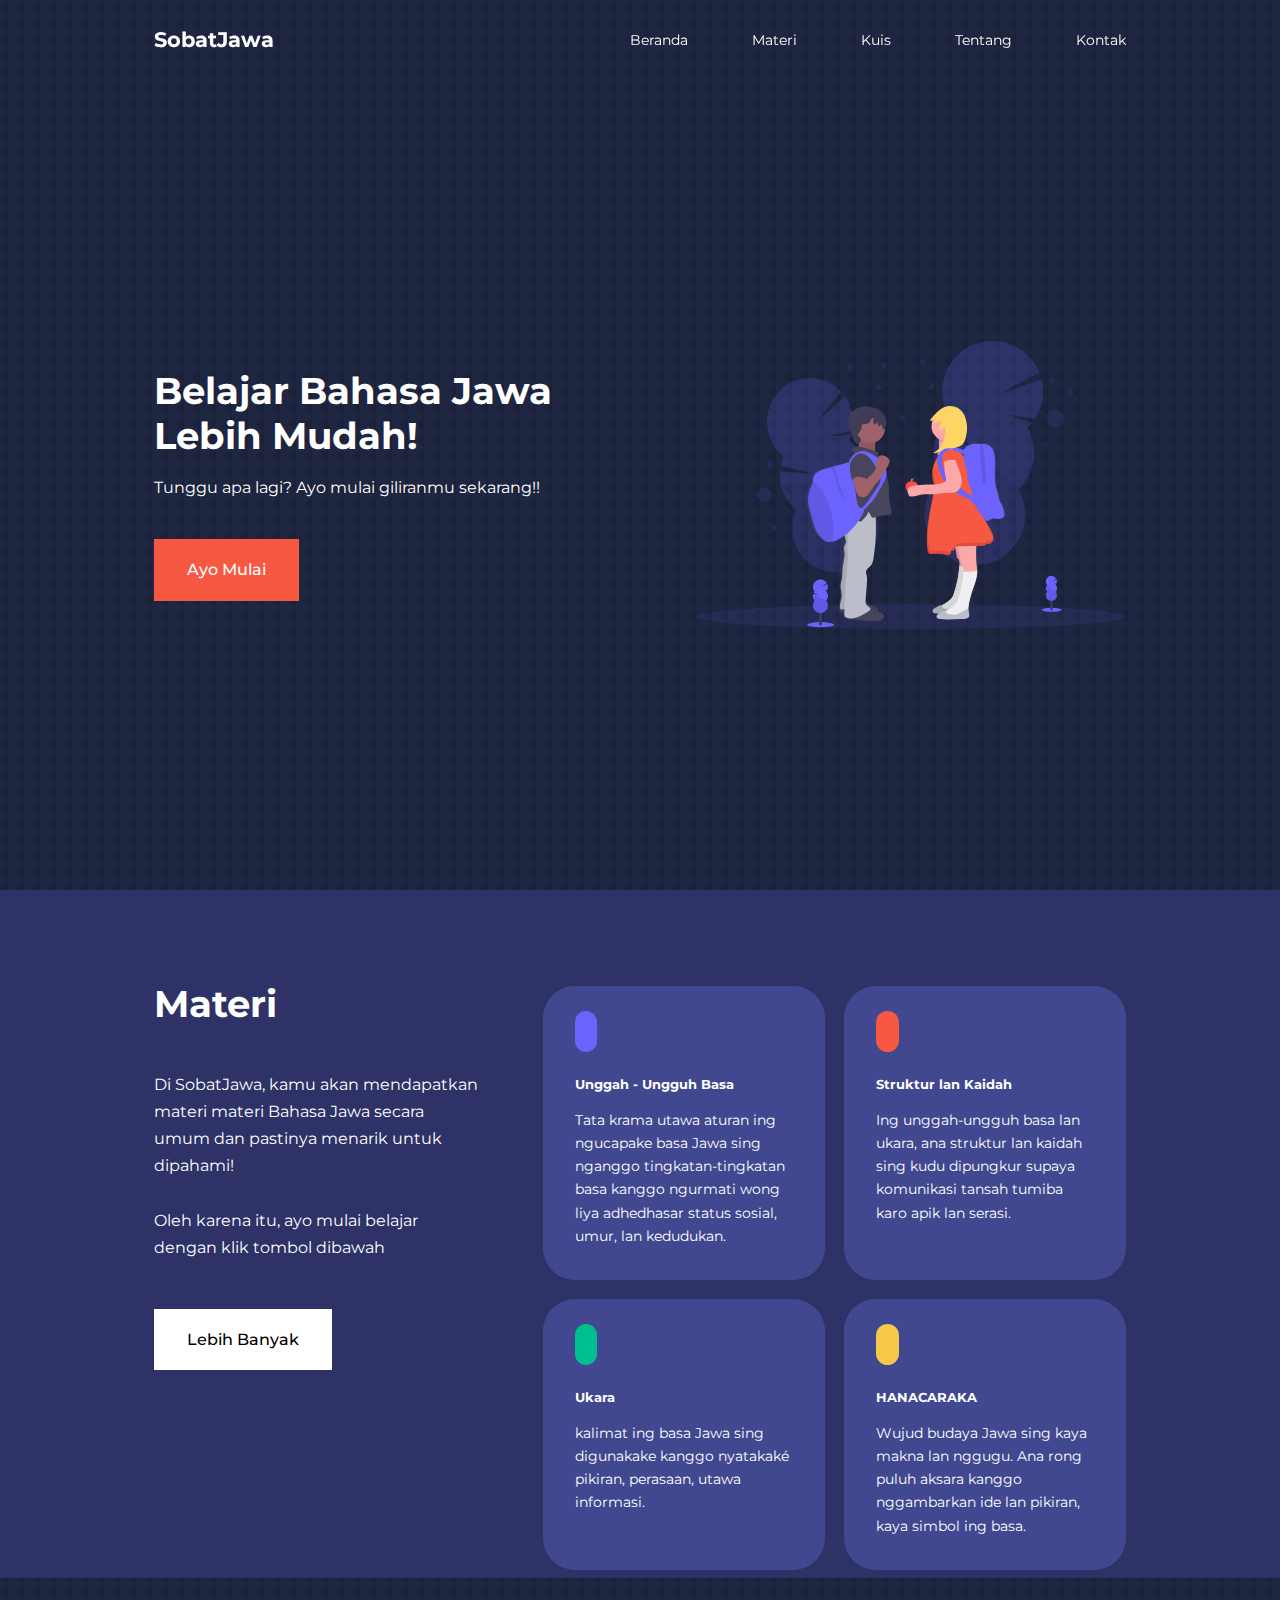
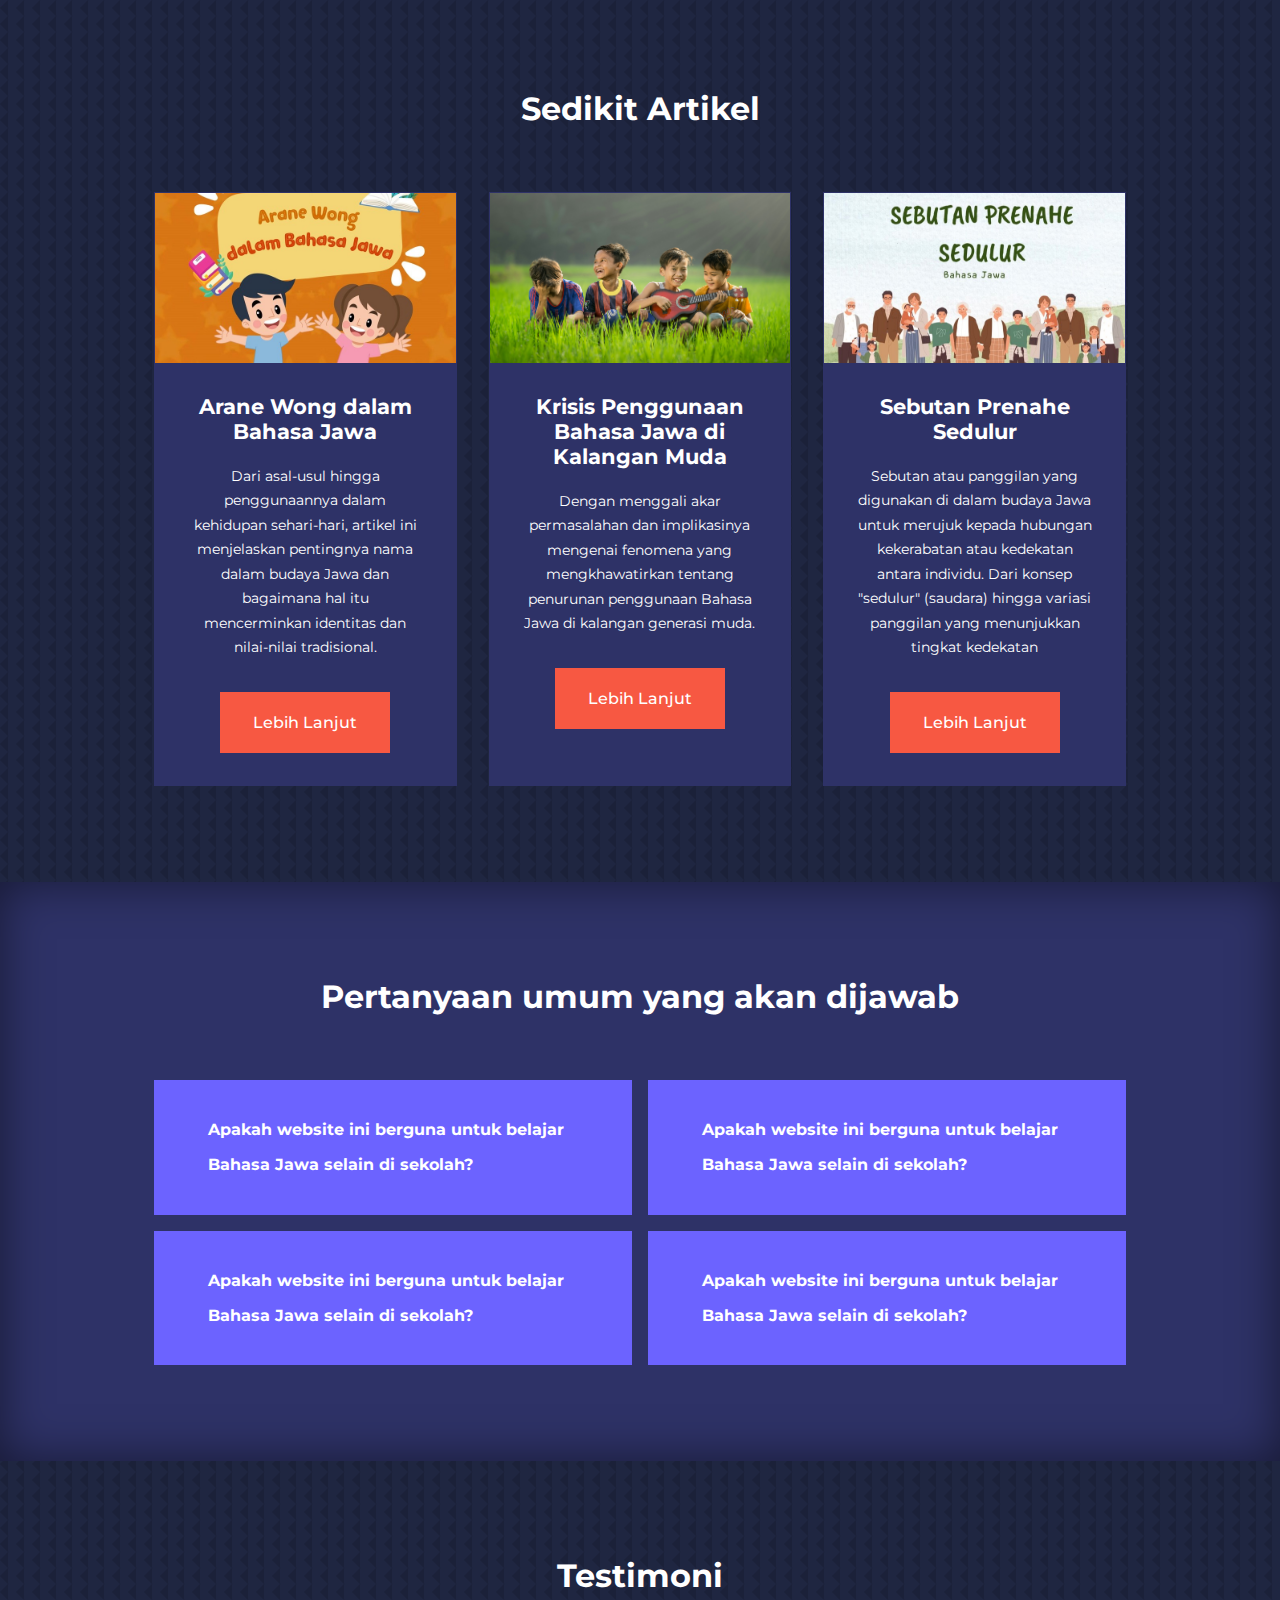
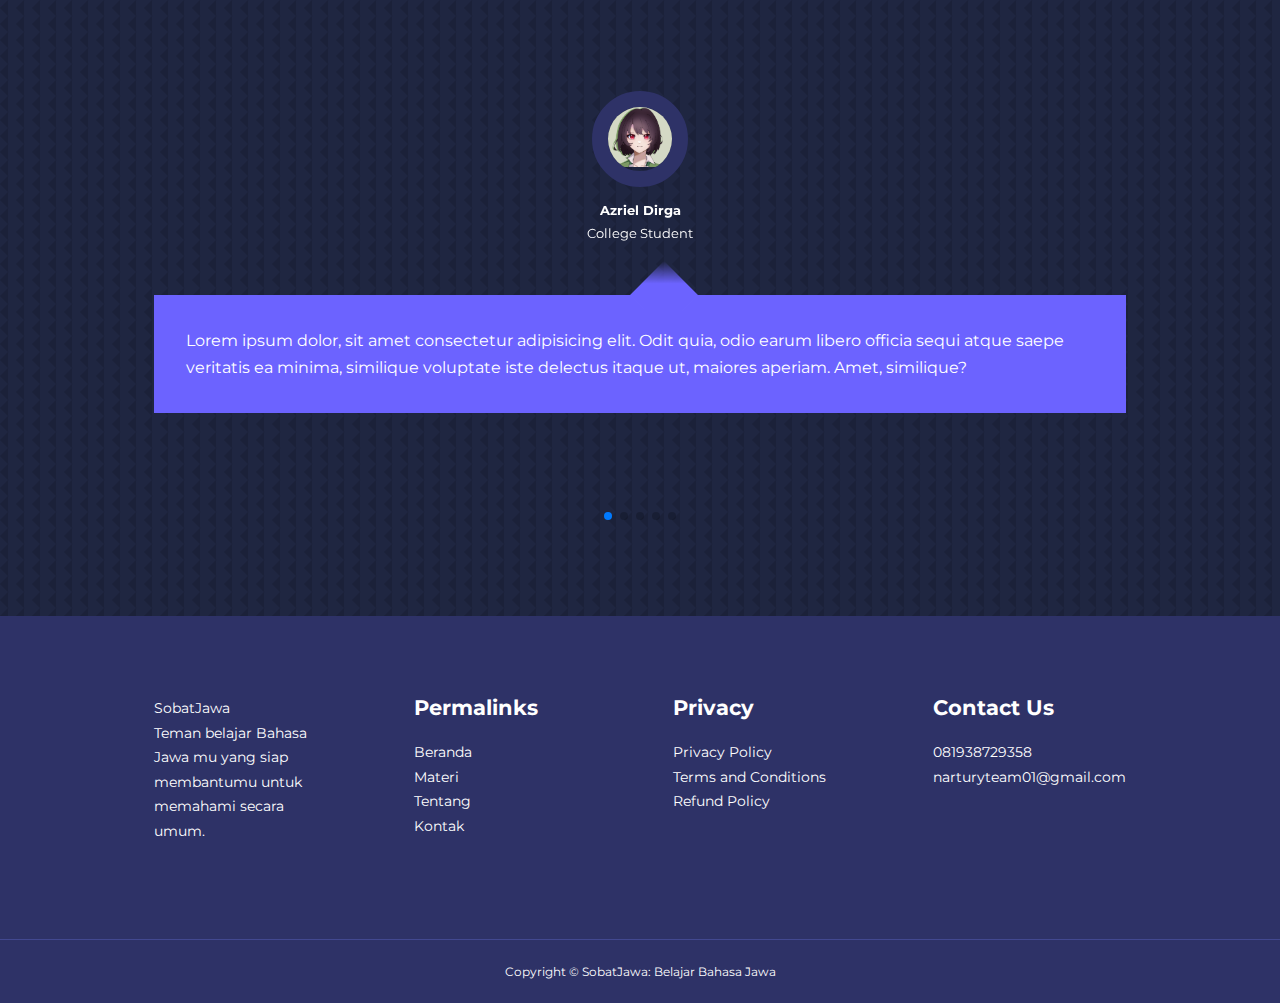
<file: index.html>
<!DOCTYPE html>
<html lang="en">
<head>
    <meta charset="UTF-8">
    <meta name="viewport" content="width=device-width, initial-scale=1.0">
    <title>SobatJawa : Belajar Bahasa Jawa</title>

    <link rel="stylesheet" href="./css/style.css">
    <!-- iconscout -->
    <link rel="stylesheet" href="https://unicons.iconscout.com/release/v4.0.8/css/line.css">
    <!-- font montserrat -->
    <link rel="preconnect" href="https://fonts.googleapis.com">
    <link rel="preconnect" href="https://fonts.gstatic.com" crossorigin>
    <link href="https://fonts.googleapis.com/css2?family=Montserrat:ital,wght@0,100..900;1,100..900&display=swap" rel="stylesheet">

    <!-- swiper js -->
    <link rel="stylesheet" href="https://cdn.jsdelivr.net/npm/swiper@11/swiper-bundle.min.css"/>

    <style>
        body {
            background-image: url("./images/bg-texture.png");
        }
    </style>


</head>
<body>

    <nav>
        <div class="container nav_container">
            <a href="index.html"><h4>SobatJawa</h4></a>
            <ul class="nav_menu" id="nav_menu">
                <li><a href="index.html">Beranda</a></li>
                <li><a href="course.html">Materi</a></li>
                <li><a href="quiz.html">Kuis</a></li> <!-- New quiz link -->
                <li><a href="about.html">Tentang</a></li>
                <li><a href="contact.html">Kontak</a></li>
            </ul>
            <button id="open-menu-btn"><i class="uil uil-bars"></i></button>
            <button id="close-menu-btn"><i class="uil uil-multiply"></i></button>
        </div>
    </nav>
    

    <!-- NAVBAR END -->

    <header>
        <div class="container header_container">
            <div class="header_left">
                <h1>Belajar Bahasa Jawa Lebih Mudah!</h1>
                <p>
                    Tunggu apa lagi? Ayo mulai giliranmu sekarang!!
                </p>
                <a href="course.html" class="btn btn-primary">Ayo Mulai</a>
            </div>

            <div class="header_right">
                <div class="header_right_image">
                    <img src="./images/header.svg" alt="">
                </div>
            </div>
        </div>
    </header>

    <section class="categories">
        <div class="container categories_container">
            <div class="categories_left">
                <h1>Materi</h1>
                <p>
                    Di SobatJawa, kamu akan mendapatkan materi materi Bahasa Jawa secara umum dan pastinya menarik untuk dipahami! <br>
                    <br>
                    Oleh karena itu, ayo mulai belajar dengan klik tombol dibawah
                </p>
                <a href="course.html" class="btn">Lebih Banyak</a>
            </div>

            <div class="categories_right">
                <article class="category">
                    <span class="category_icon"><i class="uil uil-chat"></i></span>
                    <h5>Unggah - Ungguh Basa</h5>
                    <p>Tata krama utawa aturan ing ngucapake basa Jawa sing nganggo tingkatan-tingkatan basa kanggo ngurmati wong liya adhedhasar status sosial, umur, lan kedudukan.</p>
                </article>
                
                <article class="category">
                    <span class="category_icon"><i class="uil uil-sign-alt"></i></span>
                    <h5>Struktur lan Kaidah</h5>
                    <p>Ing unggah-ungguh basa lan ukara, ana struktur lan kaidah sing kudu dipungkur supaya komunikasi tansah tumiba karo apik lan serasi.</p>
                </article>

                <article class="category">
                    <span class="category_icon"><i class="uil uil-letter-english-a"></i></i></span>
                    <h5>Ukara</h5>
                    <p>kalimat ing basa Jawa sing digunakake kanggo nyatakaké pikiran, perasaan, utawa informasi.</p>
                </article>

                <article class="category">
                    <span class="category_icon"><i class="uil uil-archive"></i></span>
                    <h5>HANACARAKA</h5>
                    <p>Wujud budaya Jawa sing kaya makna lan nggugu. Ana rong puluh aksara kanggo nggambarkan ide lan pikiran, kaya simbol ing basa.</p>
                </article>
            </div>
        </div>
    </section>

    
    <section class="article">
        <h2>Sedikit Artikel</h2>
        <div class="container article_container">
            <article class="article_pack">
                <div class="article_image">
                    <img src="./images/article1.jpg" alt="">
                </div>
                <div class="article_info">
                    <h4>Arane Wong dalam Bahasa Jawa</h4>
                    <p>
                        Dari asal-usul hingga penggunaannya dalam kehidupan sehari-hari, artikel ini menjelaskan pentingnya nama dalam budaya Jawa dan bagaimana hal itu mencerminkan identitas dan nilai-nilai tradisional.
                    </p>
                    <a href="https://www.kompas.com/skola/read/2024/05/18/090000869/arane-wong-dalam-bahasa-jawa" class="btn btn-primary">Lebih Lanjut</a>
                </div>
            </article>

            <article class="article_pack">
                <div class="article_image">
                    <img src="./images/article2.jpg" alt="">
                </div>
                <div class="article_info">
                    <h4>Krisis Penggunaan Bahasa Jawa di Kalangan Muda</h4>
                    <p>
                        Dengan menggali akar permasalahan dan implikasinya mengenai fenomena yang mengkhawatirkan tentang penurunan penggunaan Bahasa Jawa di kalangan generasi muda.
                    </p>
                    <a href="https://radarsolo.jawapos.com/pendidikan/841700876/krisis-penggunaan-bahasa-jawa-pada-generasi-muda-mulai-terkikis-dari-keluarga" class="btn btn-primary">Lebih Lanjut</a>
                </div>
            </article>

            <article class="article_pack">
                <div class="article_image">
                    <img src="./images/article3.jpg" alt="">
                </div>
                <div class="article_info">
                    <h4>Sebutan Prenahe Sedulur</h4>
                    <p>
                        Sebutan atau panggilan yang digunakan di dalam budaya Jawa untuk merujuk kepada hubungan kekerabatan atau kedekatan antara individu. Dari konsep "sedulur" (saudara) hingga variasi panggilan yang menunjukkan tingkat kedekatan
                    </p>
                    <a href="https://www.kompas.com/skola/read/2024/05/18/080000769/sebutan-prenahe-sedulur-dalam-bahasa-jawa" class="btn btn-primary">Lebih Lanjut</a>
                </div>
            </article>
        </div>
    </section>

    <section class="faqs">
        <h2>Pertanyaan umum yang akan dijawab</h2>
        <div class="container faqs_container">
            <article class="faq">
                <div class="faq_icon"><i class="uil uil-plus"></i></div>
                <div class="question_answer">
                    <h4>Apakah website ini berguna untuk belajar Bahasa Jawa selain di sekolah?</h4>
                    <p>
                        Lorem ipsum dolor sit, amet consectetur adipisicing elit. Voluptatum modi cumque hic doloremque eligendi nulla, natus vel, ad sunt culpa quas magnam, repellendus necessitatibus adipisci! Ducimus laudantium dolores tempore minima.
                    </p>
                </div>
            </article>

            <article class="faq">
                <div class="faq_icon"><i class="uil uil-plus"></i></div>
                <div class="question_answer">
                    <h4>Apakah website ini berguna untuk belajar Bahasa Jawa selain di sekolah?</h4>
                    <p>
                        Lorem ipsum dolor sit, amet consectetur adipisicing elit. Voluptatum modi cumque hic doloremque eligendi nulla, natus vel, ad sunt culpa quas magnam, repellendus necessitatibus adipisci! Ducimus laudantium dolores tempore minima.
                    </p>
                </div>
            </article>

            <article class="faq">
                <div class="faq_icon"><i class="uil uil-plus"></i></div>
                <div class="question_answer">
                    <h4>Apakah website ini berguna untuk belajar Bahasa Jawa selain di sekolah?</h4>
                    <p>
                        Lorem ipsum dolor sit, amet consectetur adipisicing elit. Voluptatum modi cumque hic doloremque eligendi nulla, natus vel, ad sunt culpa quas magnam, repellendus necessitatibus adipisci! Ducimus laudantium dolores tempore minima.
                    </p>
                </div>
            </article>

            <article class="faq">
                <div class="faq_icon"><i class="uil uil-plus"></i></div>
                <div class="question_answer">
                    <h4>Apakah website ini berguna untuk belajar Bahasa Jawa selain di sekolah?</h4>
                    <p>
                        Lorem ipsum dolor sit, amet consectetur adipisicing elit. Voluptatum modi cumque hic doloremque eligendi nulla, natus vel, 
                        ad sunt culpa quas magnam, repellendus necessitatibus adipisci! Ducimus laudantium dolores tempore minima.
                    </p>
                </div>
            </article>
        </div>
    </section>

    <section class="container testimonial_container mySwiper">
        <h2>Testimoni</h2>
        <div class="swiper-wrapper">
            <article class="testimonial swiper-slide">
                <div class="avatar">
                    <img src="./images/avatar-testi.png" alt="">
                </div>
                <div class="testimonial_info">
                    <h5>Azriel Dirga</h5>
                    <small>College Student</small>
                </div>
                <div class="testimonial_body">
                    <p>
                        Lorem ipsum dolor, sit amet consectetur adipisicing elit. Odit quia, odio earum libero officia sequi atque saepe veritatis ea minima, 
                        similique voluptate iste delectus itaque ut, maiores aperiam. Amet, similique?
                    </p>
                </div>
            </article>

            <article class="testimonial swiper-slide">
                <div class="avatar">
                    <img src="./images/avatar-testi.png" alt="">
                </div>
                <div class="testimonial_info">
                    <h5>Azriel Dirga</h5>
                    <small>College Student</small>
                </div>
                <div class="testimonial_body">
                    <p>
                        Lorem ipsum dolor, sit amet consectetur adipisicing elit. Odit quia, odio earum libero officia sequi atque saepe veritatis ea minima, 
                        similique voluptate iste delectus itaque ut, maiores aperiam. Amet, similique?
                    </p>
                </div>
            </article>

            <article class="testimonial swiper-slide">
                <div class="avatar">
                    <img src="./images/avatar-testi.png" alt="">
                </div>
                <div class="testimonial_info">
                    <h5>Azriel Dirga</h5>
                    <small>College Student</small>
                </div>
                <div class="testimonial_body">
                    <p>
                        Lorem ipsum dolor, sit amet consectetur adipisicing elit. Odit quia, odio earum libero officia sequi atque saepe veritatis ea minima, 
                        similique voluptate iste delectus itaque ut, maiores aperiam. Amet, similique?
                    </p>
                </div>
            </article>

            <article class="testimonial swiper-slide">
                <div class="avatar">
                    <img src="./images/avatar-testi.png" alt="">
                </div>
                <div class="testimonial_info">
                    <h5>Azriel Dirga</h5>
                    <small>College Student</small>
                </div>
                <div class="testimonial_body">
                    <p>
                        Lorem ipsum dolor, sit amet consectetur adipisicing elit. Odit quia, odio earum libero officia sequi atque saepe veritatis ea minima, 
                        similique voluptate iste delectus itaque ut, maiores aperiam. Amet, similique?
                    </p>
                </div>
            </article>

            <article class="testimonial swiper-slide">
                <div class="avatar">
                    <img src="./images/avatar-testi.png" alt="">
                </div>
                <div class="testimonial_info">
                    <h5>Azriel Dirga</h5>
                    <small>College Student</small>
                </div>
                <div class="testimonial_body">
                    <p>
                        Lorem ipsum dolor, sit amet consectetur adipisicing elit. Odit quia, odio earum libero officia sequi atque saepe veritatis ea minima, 
                        similique vol<nav>
    <div class="container nav_container">
        <a href="index.html"><h4>SobatJawa</h4></a>
        <ul class="nav_menu" id="nav_menu">
            <li><a href="index.html">Beranda</a></li>
            <li><a href="course.html">Materi</a></li>
            <li><a href="quiz.html">Kuis</a></li> <!-- New quiz link -->
            <li><a href="about.html">Tentang</a></li>
            <li><a href="contact.html">Kontak</a></li>
        </ul>
        <button id="open-menu-btn"><i class="uil uil-bars"></i></button>
        <button id="close-menu-btn"><i class="uil uil-multiply"></i></button>
    </div>
</nav>
uptate iste delectus itaque ut, maiores aperiam. Amet, similique?
                    </p>
                </div>
            </article>
        </div>
        <div class="swiper-pagination"></div>
    </section>


    <footer>
        <div class="container footer_container">
            <div class="footer_1">
                <a href="index.html" class="footer_logo">SobatJawa</a>
                <p>
                    Teman belajar Bahasa Jawa mu yang siap membantumu untuk memahami secara umum.
                </p>
            </div>

            <div class="footer_2">
                <h4>Permalinks</h4>
                <ul class="permalinks">
                    <li><a href="index.html">Beranda</a></li>
                    <li><a href="course.html">Materi</a></li>
                    <li><a href="about.html">Tentang</a></li>
                    <li><a href="contact.html">Kontak</a></li>
                </ul>
            </div>

            <div class="footer_3">
                <h4>Privacy</h4>
                <ul class="permalinks">
                    <li><a href="#">Privacy Policy</a></li>
                    <li><a href="#">Terms and Conditions</a></li>
                    <li><a href="#">Refund Policy</a></li>
                </ul>
            </div>

            <div class="footer_4">
                <h4>Contact Us</h4>
                <div>
                    <p>081938729358</p>
                    <p>narturyteam01@gmail.com</p>
                </div>

                <ul class="footer_socials">
                    <li>
                        <a href="#"><i class="uil uil-facebook"></i></a>
                    </li>
                    <li>
                        <a href="#"><i class="uil uil-instagram"></i></a>
                    </li>
                    <li>
                        <a href="#"><i class="uil uil-twitter"></i></a>
                    </li>
                    <li>
                        <a href="#"><i class="uil uil-linkedin-alt"></i></a>
                    </li>
                </ul>
            </div>

        </div>
        
        <div class="footer_copyright">
            <small>Copyright &copy; SobatJawa: Belajar Bahasa Jawa</small>
        </div>

    </footer>







    <script src="https://cdn.jsdelivr.net/npm/swiper@11/swiper-bundle.min.js"></script>
    <script src="./main.js"></script>

    <script>
        var swiper = new Swiper(".mySwiper", {
        slidesPerView: 1,
        spaceBetween: 30,
        pagination: {
        el: ".swiper-pagination",
        clickable: true,
      },
    //   width >= 600px
    breakpoint: {
        600: {
            slidesPerView: 2,
        }
    }
    });
    </script>

</body>
</html>
</file>
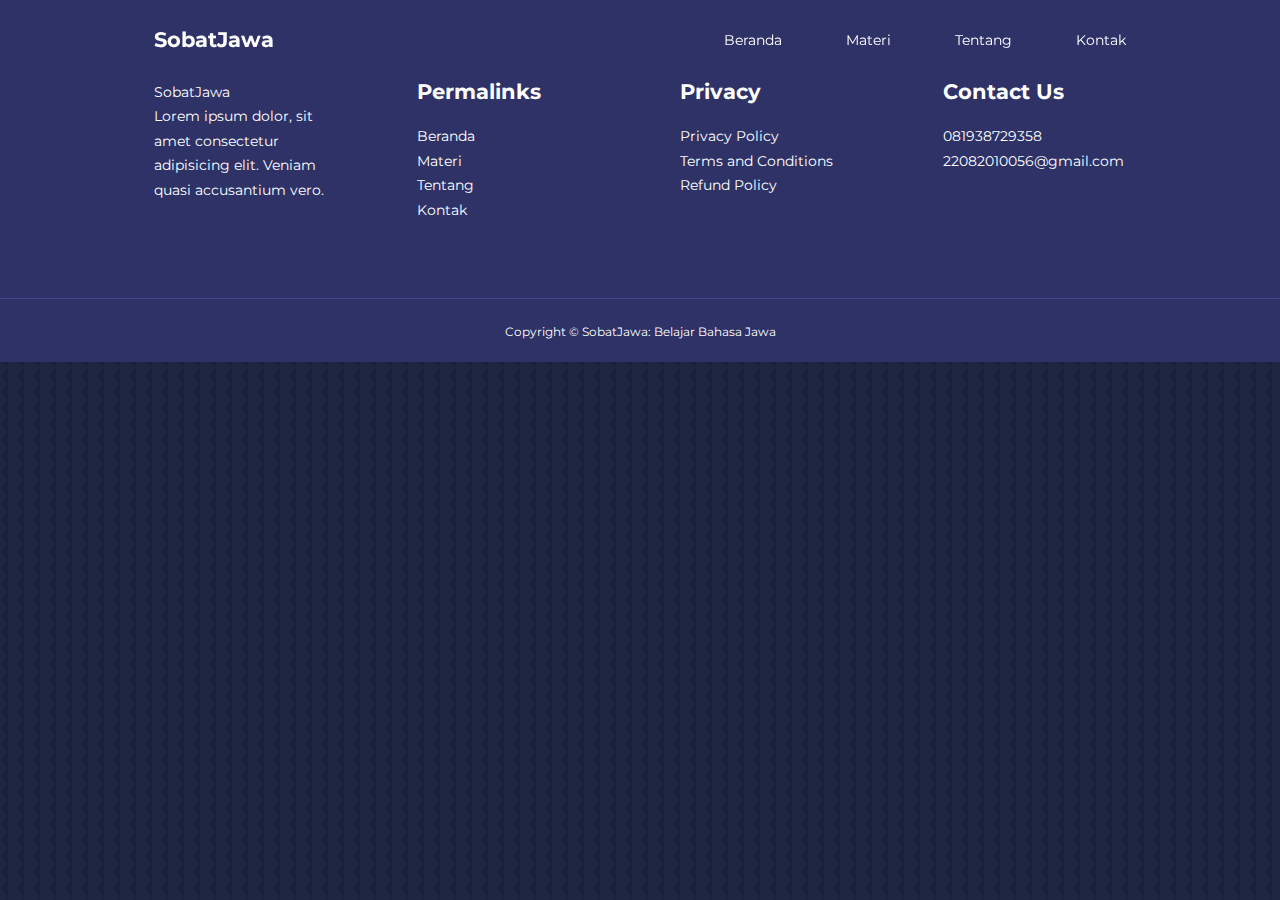
<file: about.html>
<!DOCTYPE html>
<html lang="en">
  <head>
    <meta charset="UTF-8" />
    <meta name="viewport" content="width=device-width, initial-scale=1.0" />
    <title>SobatJawa : Belajar Bahasa Jawa</title>

    <link rel="stylesheet" href="./css/style.css" />
    <!-- iconscout -->
    <link
      rel="stylesheet"
      href="https://unicons.iconscout.com/release/v4.0.8/css/line.css"
    />
    <!-- font montserrat -->
    <link rel="preconnect" href="https://fonts.googleapis.com" />
    <link rel="preconnect" href="https://fonts.gstatic.com" crossorigin />
    <link
      href="https://fonts.googleapis.com/css2?family=Montserrat:ital,wght@0,100..900;1,100..900&display=swap"
      rel="stylesheet"
    />
    <style>
      body {
          background-image: url("./images/bg-texture.png");
      }
    </style>

    
  </head>
  <body>
    <nav>
      <div class="container nav_container">
        <a href="index.html"><h4>SobatJawa</h4></a>
        <ul class="nav_menu">
          <li><a href="index.html">Beranda</a></li>
          <li><a href="course.html">Materi</a></li>
          <li><a href="about.html">Tentang</a></li>
          <li><a href="contact.html">Kontak</a></li>
        </ul>
        <button id="open-menu-btn"><i class="uil uil-bars"></i></button>
        <button id="close-menu-btn"><i class="uil uil-multiply"></i></button>
      </div>
    </nav>

    <!-- NAVBAR END -->

    









    <footer>
      <div class="container footer_container">
        <div class="footer_1">
          <a href="index.html" class="footer_logo">SobatJawa</a>
          <p>
            Lorem ipsum dolor, sit amet consectetur adipisicing elit. Veniam
            quasi accusantium vero.
          </p>
        </div>

        <div class="footer_2">
          <h4>Permalinks</h4>
          <ul class="permalinks">
            <li><a href="index.html">Beranda</a></li>
            <li><a href="course.html">Materi</a></li>
            <li><a href="about.html">Tentang</a></li>
            <li><a href="contact.html">Kontak</a></li>
          </ul>
        </div>

        <div class="footer_3">
          <h4>Privacy</h4>
          <ul class="permalinks">
            <li><a href="#">Privacy Policy</a></li>
            <li><a href="#">Terms and Conditions</a></li>
            <li><a href="#">Refund Policy</a></li>
          </ul>
        </div>

        <div class="footer_4">
          <h4>Contact Us</h4>
          <div>
            <p>081938729358</p>
            <p>22082010056@gmail.com</p>
          </div>

          <ul class="footer_socials">
            <li>
              <a href="#"><i class="uil uil-facebook"></i></a>
            </li>
            <li>
              <a href="#"><i class="uil uil-instagram"></i></a>
            </li>
            <li>
              <a href="#"><i class="uil uil-twitter"></i></a>
            </li>
            <li>
              <a href="#"><i class="uil uil-linkedin-alt"></i></a>
            </li>
          </ul>
        </div>
      </div>

      <div class="footer_copyright">
        <small>Copyright &copy; SobatJawa: Belajar Bahasa Jawa</small>
      </div>
    </footer>

    <script src="./main.js"></script>

  </body>
</html>
</file>
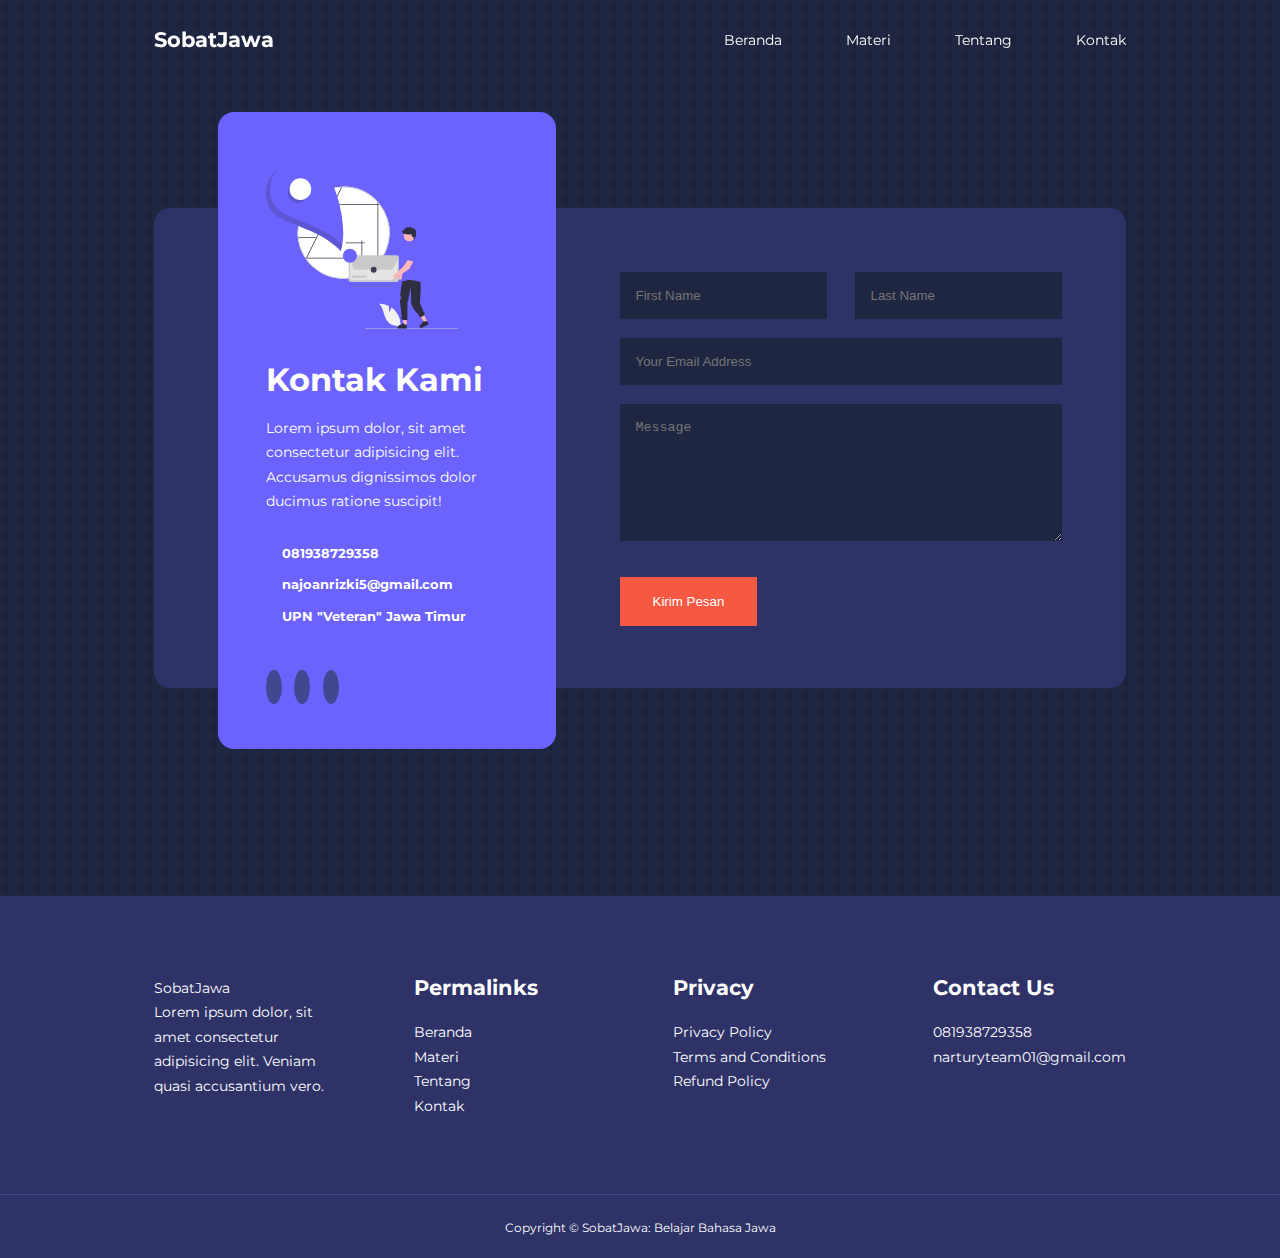
<file: contact.html>
<!DOCTYPE html>
<html lang="en">
  <head>
    <meta charset="UTF-8" />
    <meta name="viewport" content="width=device-width, initial-scale=1.0" />
    <title>SobatJawa : Belajar Bahasa Jawa</title>

    <link rel="stylesheet" href="./css/style.css" />
    <link rel="stylesheet" href="./css/contact.css" />
    <!-- iconscout -->
    <link
      rel="stylesheet"
      href="https://unicons.iconscout.com/release/v4.0.8/css/line.css"
    />
    <!-- font montserrat -->
    <link rel="preconnect" href="https://fonts.googleapis.com" />
    <link rel="preconnect" href="https://fonts.gstatic.com" crossorigin />
    <link
      href="https://fonts.googleapis.com/css2?family=Montserrat:ital,wght@0,100..900;1,100..900&display=swap"
      rel="stylesheet"
    />
    <style>
      body {
          background-image: url("./images/bg-texture.png");
      }
    </style>



  </head>
  <body>
    <nav>
      <div class="container nav_container">
        <a href="index.html"><h4>SobatJawa</h4></a>
        <ul class="nav_menu">
          <li><a href="index.html">Beranda</a></li>
          <li><a href="course.html">Materi</a></li>
          <li><a href="about.html">Tentang</a></li>
          <li><a href="contact.html">Kontak</a></li>
        </ul>
        <button id="open-menu-btn"><i class="uil uil-bars"></i></button>
        <button id="close-menu-btn"><i class="uil uil-multiply"></i></button>
      </div>
    </nav>

    <!-- NAVBAR END -->

    <section class="contact">
      <div class="container contact_container">
        <aside class="contact_aside">
          <div class="aside_img">
            <img src="./images/contact.svg" alt="" />
          </div>
          <h2>Kontak Kami</h2>
          <p>
            Lorem ipsum dolor, sit amet consectetur adipisicing elit. Accusamus
            dignissimos dolor ducimus ratione suscipit!
          </p>
          <ul class="contact_details">
            <li>
              <i class="uil uil-phone-times"></i>
              <h5>081938729358</h5>
            </li>
            <li>
              <i class="uil uil-envelope"></i>
              <h5>najoanrizki5@gmail.com</h5>
            </li>
            <li>
              <i class="uil uil-location-point"></i>
              <h5>UPN "Veteran" Jawa Timur</h5>
            </li>
          </ul>
          <ul class="contact_social">
            <li>
              <a href="https://instagram.com">
                <i class="uil uil-instagram"></i
              ></a>
            </li>
            <li>
              <a href="https://linkedin.com">
                <i class="uil uil-linkedin-alt"></i
              ></a>
            </li>
            <li>
              <a href="https://x.com">
                <i class="uil uil-twitter"></i
              ></a>
            </li>
            
          </ul>
        </aside>


        <form class="contact_form" action="https://formspree.io/f/mwkgjdrb" method="POST">
          <div class="form_name">
            <input type="text" name="First Name" placeholder="First Name" required>
            <input type="text" name="Last Name" placeholder="Last Name" required>
          </div>
          <input type="email" name="Email Address" placeholder="Your Email Address" required>
          <textarea name="Message" rows="7" placeholder="Message" required></textarea>
          <button type="submit" class="btn btn-primary">Kirim Pesan</button>
        </form>


      </div>
    </section>

    <footer>
      <div class="container footer_container">
        <div class="footer_1">
          <a href="index.html" class="footer_logo">SobatJawa</a>
          <p>
            Lorem ipsum dolor, sit amet consectetur adipisicing elit. Veniam
            quasi accusantium vero.
          </p>
        </div>

        <div class="footer_2">
          <h4>Permalinks</h4>
          <ul class="permalinks">
            <li><a href="index.html">Beranda</a></li>
            <li><a href="course.html">Materi</a></li>
            <li><a href="about.html">Tentang</a></li>
            <li><a href="contact.html">Kontak</a></li>
          </ul>
        </div>

        <div class="footer_3">
          <h4>Privacy</h4>
          <ul class="permalinks">
            <li><a href="#">Privacy Policy</a></li>
            <li><a href="#">Terms and Conditions</a></li>
            <li><a href="#">Refund Policy</a></li>
          </ul>
        </div>

        <div class="footer_4">
          <h4>Contact Us</h4>
          <div>
            <p>081938729358</p>
            <p>narturyteam01@gmail.com</p>
          </div>

          <ul class="footer_socials">
            <li>
              <a href="#"><i class="uil uil-facebook"></i></a>
            </li>
            <li>
              <a href="#"><i class="uil uil-instagram"></i></a>
            </li>
            <li>
              <a href="#"><i class="uil uil-twitter"></i></a>
            </li>
            <li>
              <a href="#"><i class="uil uil-linkedin-alt"></i></a>
            </li>
          </ul>
        </div>
      </div>

      <div class="footer_copyright">
        <small>Copyright &copy; SobatJawa: Belajar Bahasa Jawa</small>
      </div>
    </footer>

    <script src="./main.js"></script>
  </body>
</html>
</file>
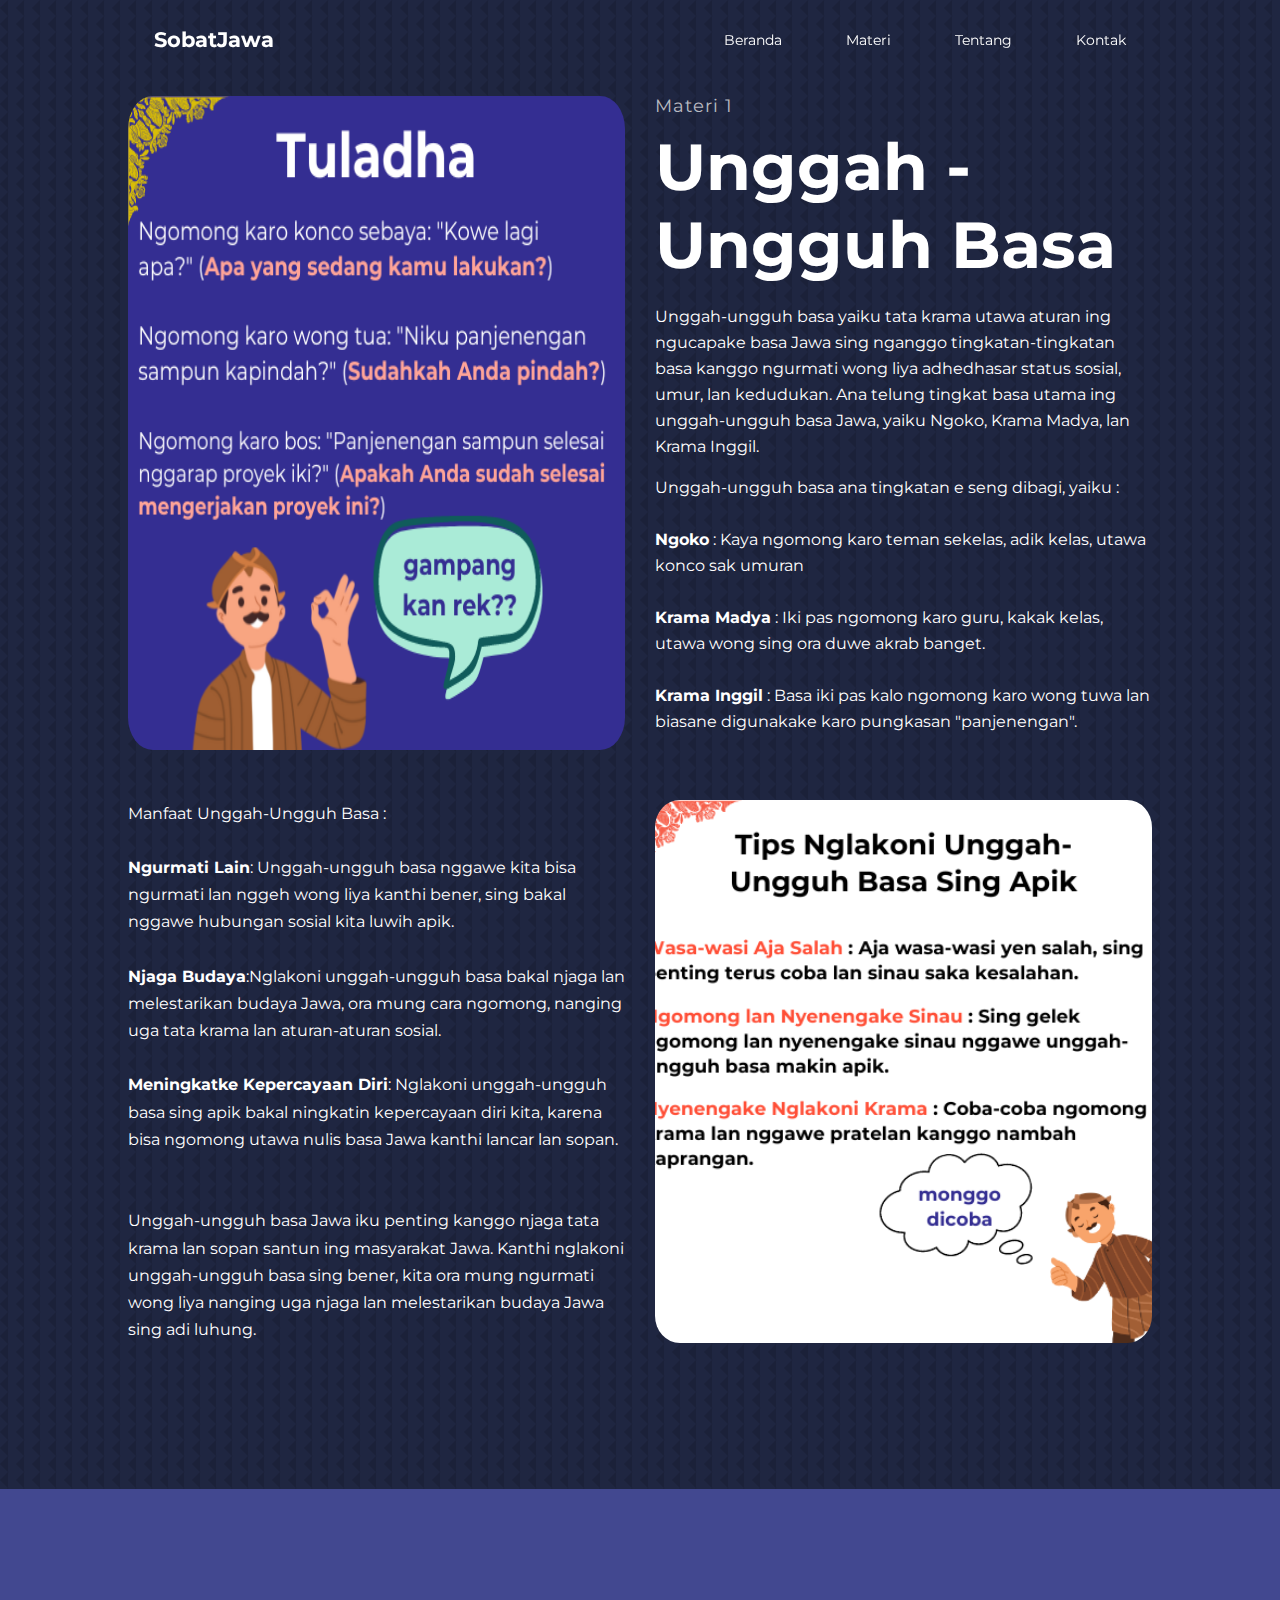
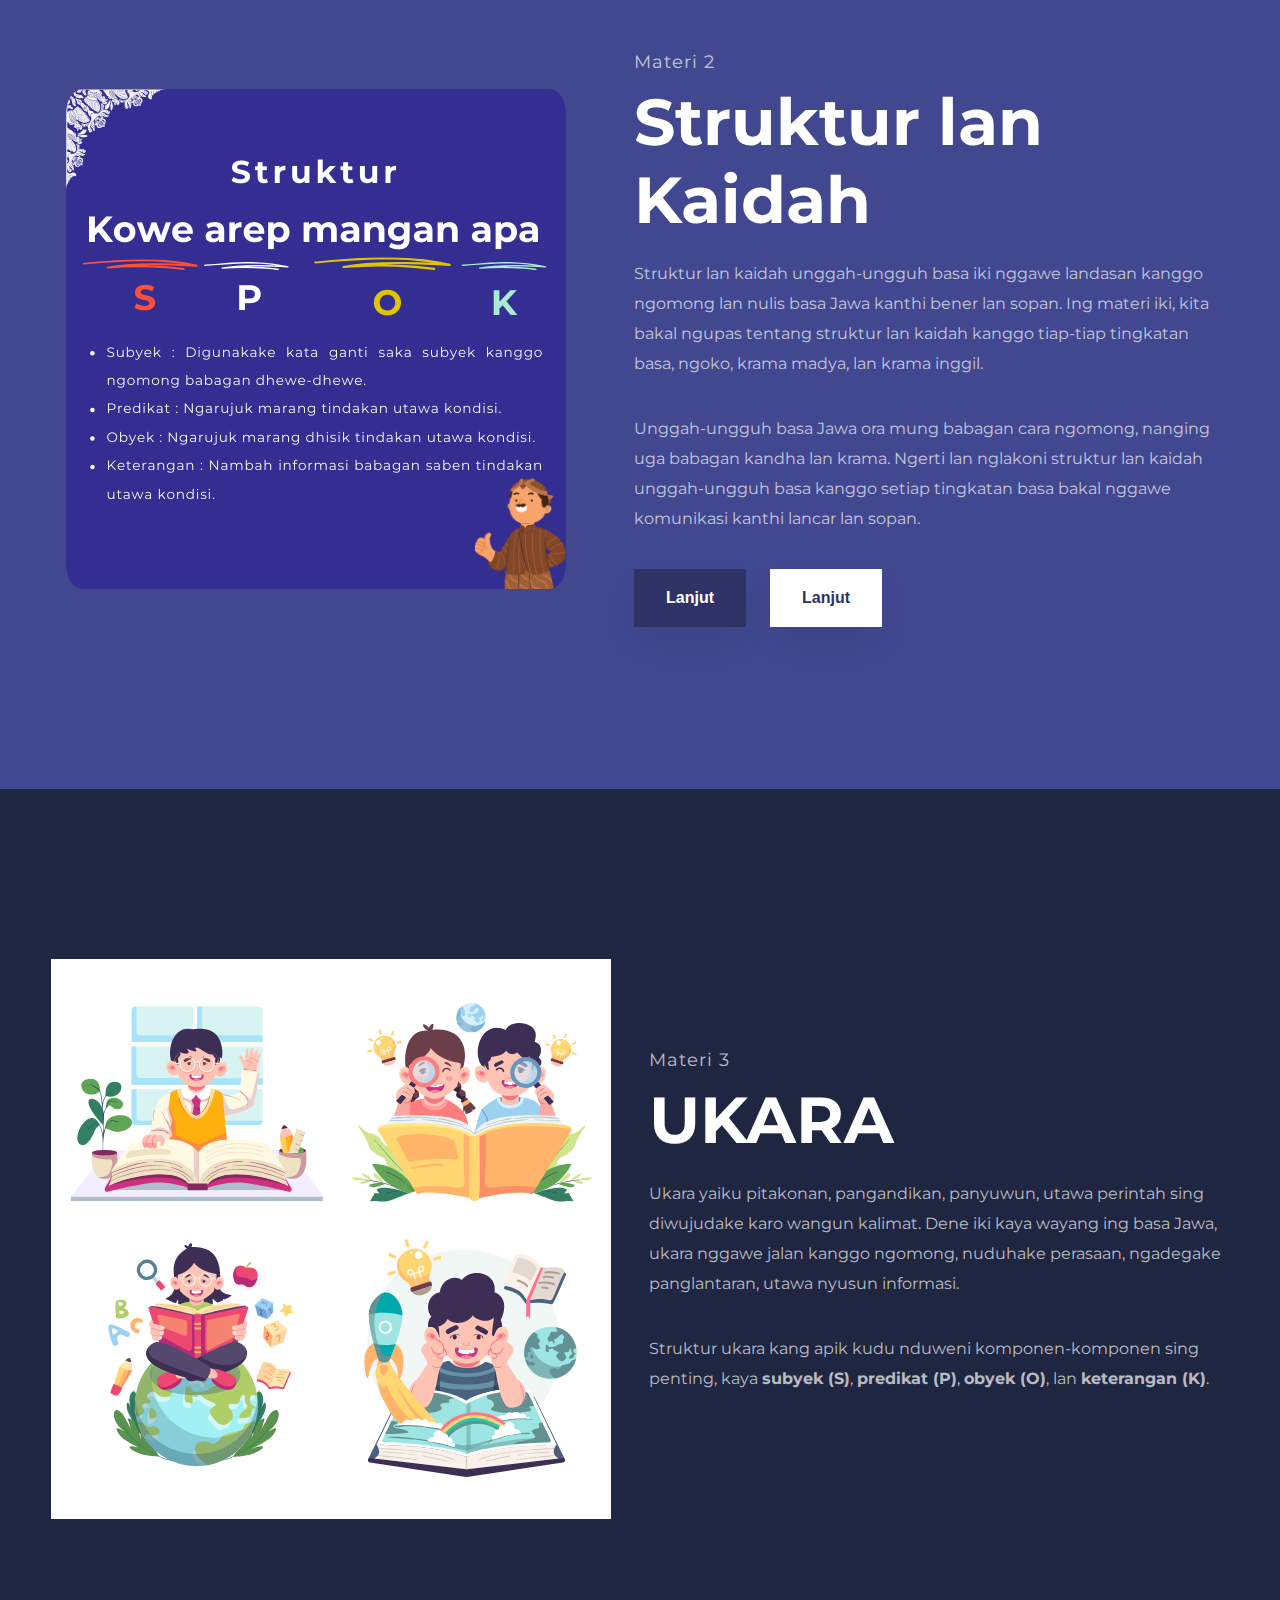
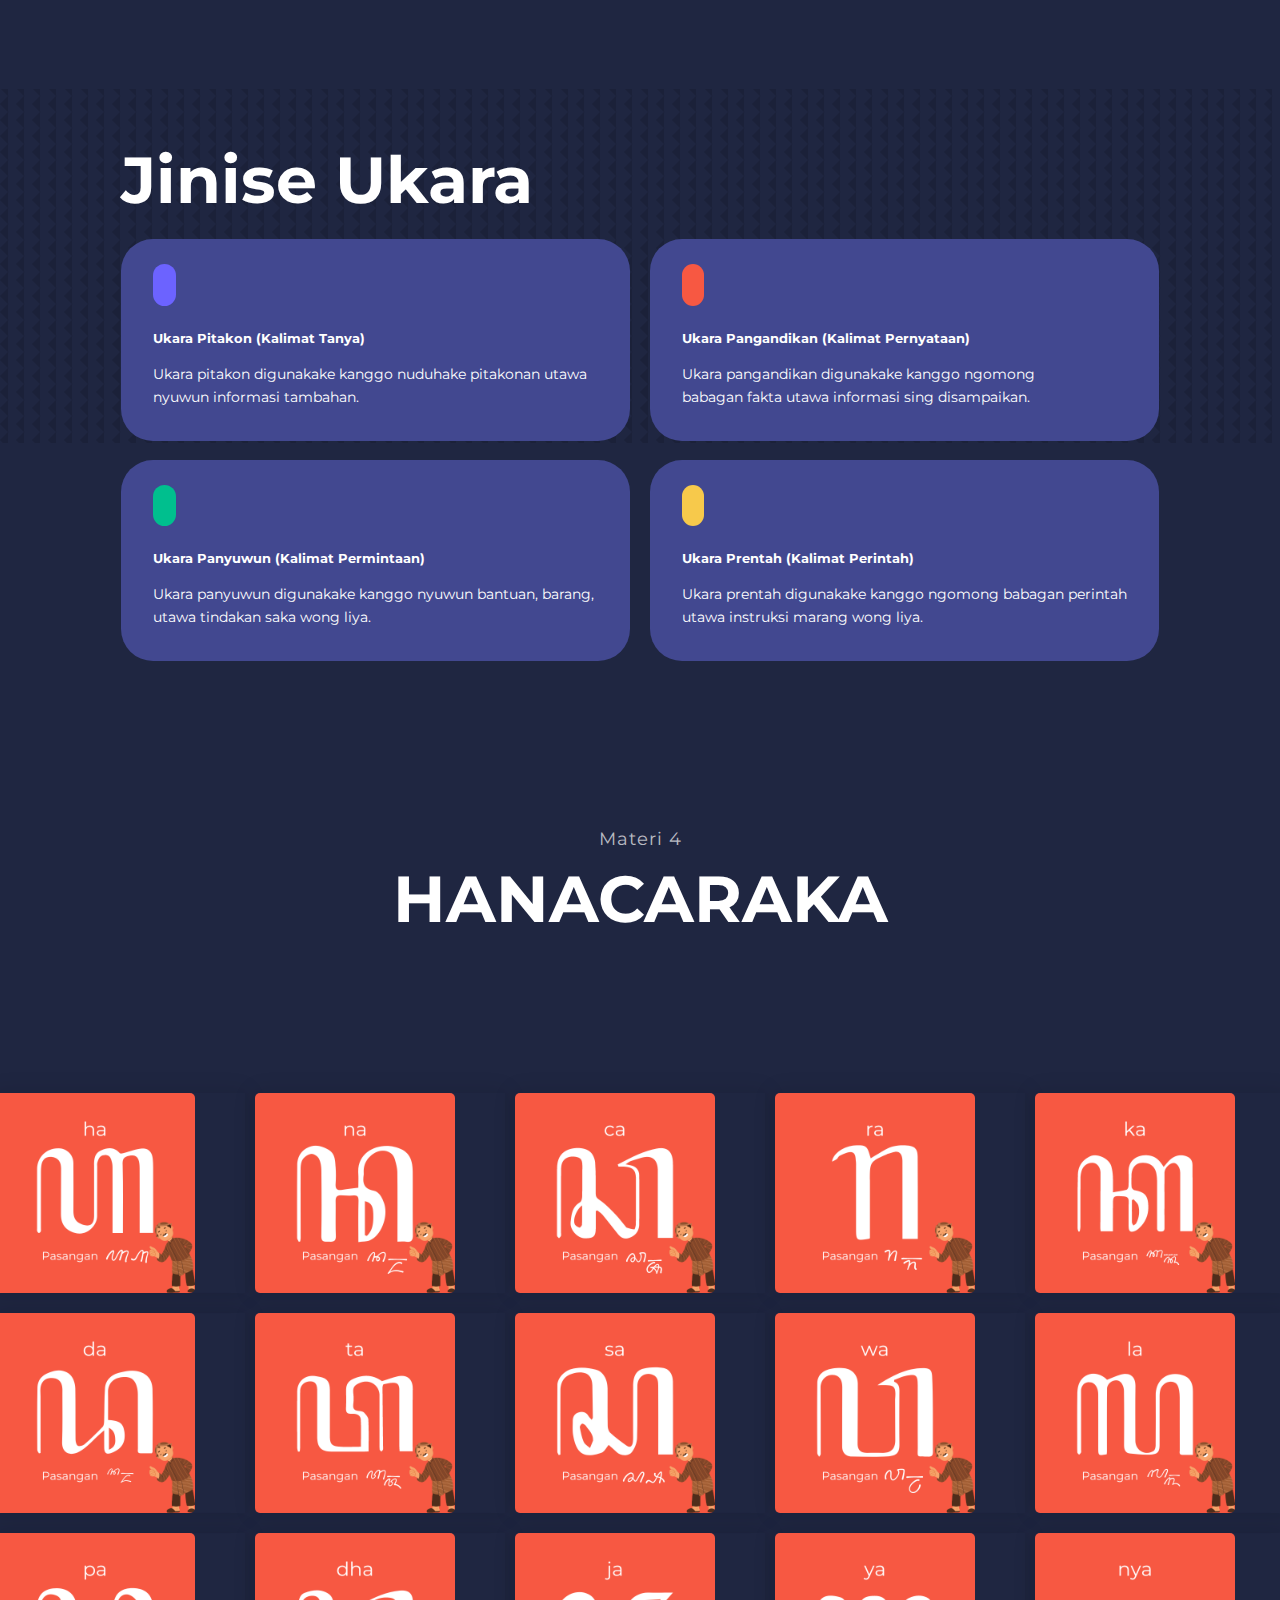
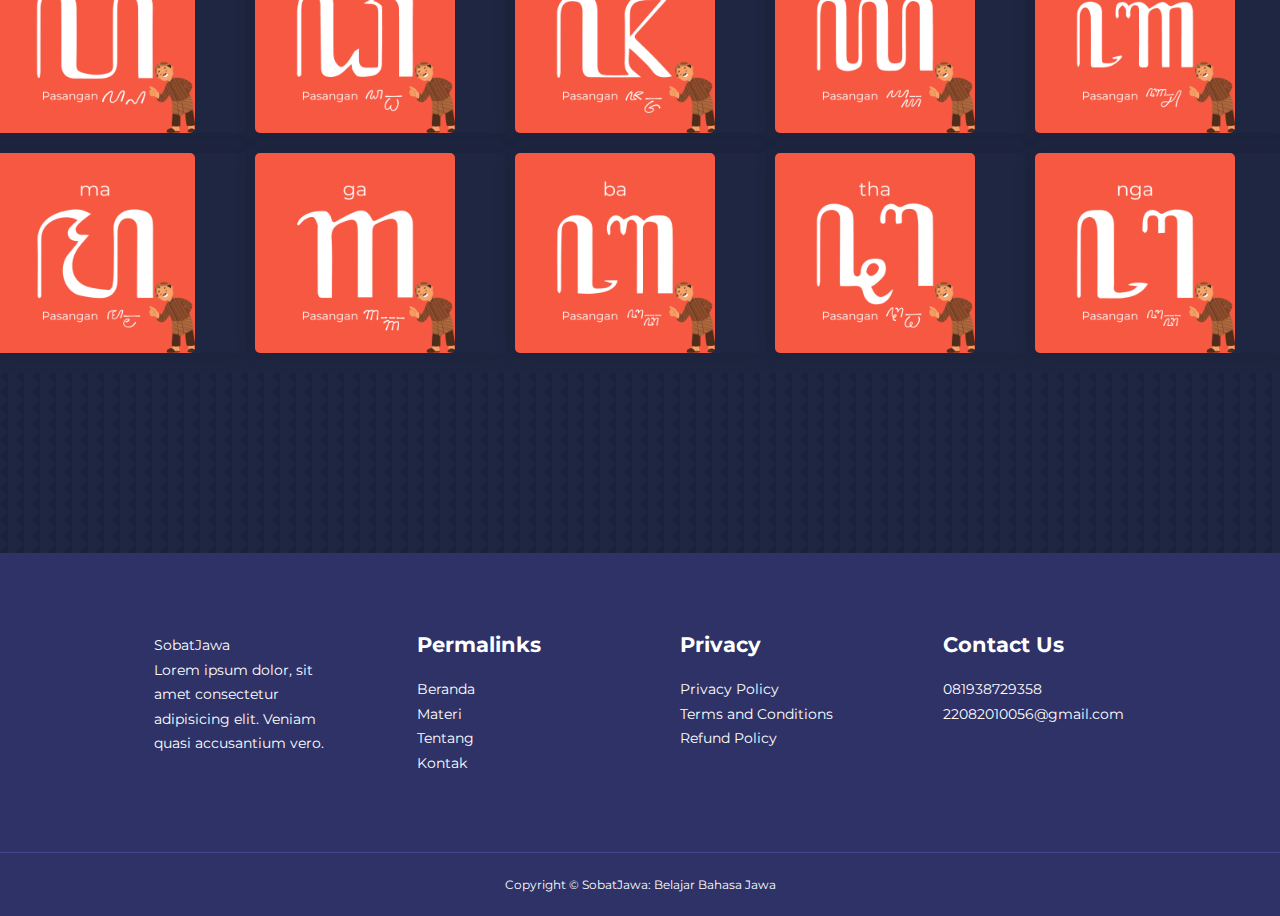
<file: course.html>
<!DOCTYPE html>
<html lang="en">
  <head>
    <meta charset="UTF-8" />
    <meta name="viewport" content="width=device-width, initial-scale=1.0" />
    <title>SobatJawa : Belajar Bahasa Jawa</title>

    <link rel="stylesheet" href="./css/style.css" />
    <link rel="stylesheet" href="./css/course.css" />
    <!-- iconscout -->
    <link
      rel="stylesheet"
      href="https://unicons.iconscout.com/release/v4.0.8/css/line.css"
    />
    <!-- font montserrat -->
    <link rel="preconnect" href="https://fonts.googleapis.com" />
    <link rel="preconnect" href="https://fonts.gstatic.com" crossorigin />
    <link
      href="https://fonts.googleapis.com/css2?family=Montserrat:ital,wght@0,100..900;1,100..900&display=swap"
      rel="stylesheet"
    />
    <link
      rel="stylesheet"
      href="https://cdnjs.cloudflare.com/ajax/libs/font-awesome/6.0.0-beta3/css/all.min.css"
    />
    <style>
      body {
        background-image: url("./images/bg-texture.png");
      }
    </style>
  </head>
  <body>
    <nav>
      <div class="container nav_container">
        <a href="index.html"><h4>SobatJawa</h4></a>
        <ul class="nav_menu">
          <li><a href="index.html">Beranda</a></li>
          <li><a href="course.html">Materi</a></li>
          <li><a href="about.html">Tentang</a></li>
          <li><a href="contact.html">Kontak</a></li>
        </ul>
        <button id="open-menu-btn"><i class="uil uil-bars"></i></button>
        <button id="close-menu-btn"><i class="uil uil-multiply"></i></button>
      </div>
    </nav>

    <!-- NAVBAR END -->

    <!-- materi1 1 -->

    <section class="body_course">
      <div class="row">
        <div class="left">
          <img src="./images/unggah-ungguh1.png" alt="" />
        </div>
        <div class="right">
          <div class="content">
            <h4>Materi 1</h4>
            <h1>Unggah - Ungguh Basa</h1>
            <p>
              Unggah-ungguh basa yaiku tata krama utawa aturan ing ngucapake basa Jawa sing nganggo tingkatan-tingkatan 
              basa kanggo ngurmati wong liya adhedhasar status sosial, umur, lan kedudukan. Ana telung tingkat basa utama 
              ing unggah-ungguh basa Jawa, yaiku Ngoko, Krama Madya, lan Krama Inggil.
            </p>

            <p>
              Unggah-ungguh basa ana tingkatan e seng dibagi, yaiku : 
              <br>
              <br>
              <b>Ngoko</b> : Kaya ngomong karo teman sekelas, adik kelas, utawa konco sak umuran
              <br>
              <br>
              <b>Krama Madya</b> : Iki pas ngomong karo guru, kakak kelas, utawa wong sing ora duwe akrab banget.
              <br>
              <br>
              <b>Krama Inggil</b> : Basa iki pas kalo ngomong karo wong tuwa lan biasane digunakake karo pungkasan "panjenengan".

            </p>

          </div>
        </div>
      </div>

      <div class="row2">
        <div class="left2">
          <div class="content2">
            <p>
              Manfaat Unggah-Ungguh Basa : 
              <br>
              <br>
              <b> Ngurmati Lain</b>: Unggah-ungguh basa nggawe kita bisa ngurmati lan nggeh wong liya kanthi bener, sing bakal nggawe hubungan sosial kita luwih apik.
              <br>
              <br>
              <b> Njaga Budaya</b>:Nglakoni unggah-ungguh basa bakal njaga lan melestarikan budaya Jawa, ora mung cara ngomong, nanging uga tata krama lan aturan-aturan sosial.
              <br>
              <br>
              <b> Meningkatke Kepercayaan Diri</b>: Nglakoni unggah-ungguh basa sing apik bakal ningkatin kepercayaan diri kita, karena bisa ngomong utawa nulis basa Jawa kanthi lancar lan sopan.
            
            </p>
            <br>
            <br>

            <p>
              Unggah-ungguh basa Jawa iku penting kanggo njaga tata krama lan sopan santun ing masyarakat Jawa. 
              Kanthi nglakoni unggah-ungguh basa sing bener, kita ora mung ngurmati wong liya nanging uga njaga lan melestarikan budaya Jawa sing adi luhung.
            </p>

            <!-- <p>
              Unggah-ungguh basa Jawa iku penting kanggo njaga tata krama lan sopan santun ing masyarakat Jawa. 
              Kanthi nglakoni unggah-ungguh basa sing bener, kita ora mung ngurmati wong liya nanging uga njaga lan melestarikan budaya Jawa sing adi luhung.
            </p> -->
          </div>
        </div>
        <div class="right2">
          <img src="./images/unggah-ungguh2.png" alt="" />
        </div>
      </div>
    </section>

    <!-- materi 2 -->

    <section class="body2_course">
      <div class="main">
        <div class="img-course2">
          <img src="./images/struktur.png" alt="" />
        </div>
        <div class="all-text">
          <h4>Materi 2</h4>
          <h1>Struktur lan Kaidah</h1>
          <p>
            Struktur lan kaidah unggah-ungguh basa iki nggawe landasan kanggo ngomong lan nulis basa Jawa kanthi bener lan sopan. 
            Ing materi iki, kita bakal ngupas tentang struktur lan kaidah kanggo tiap-tiap tingkatan basa, ngoko, krama madya, lan krama inggil.
          </p>

          <p>
            Unggah-ungguh basa Jawa ora mung babagan cara ngomong, nanging uga babagan kandha lan krama. 
            Ngerti lan nglakoni struktur lan kaidah unggah-ungguh basa kanggo setiap tingkatan basa bakal nggawe komunikasi kanthi lancar lan sopan.
          </p>

          <div class="btn-course2">
            <button type="button">Lanjut</button>
            <button type="button" class="btn-button-2">Lanjut</button>
          </div>
        </div>
      </div>
    </section>

    <!-- materi 3 -->

    <section class="body3_course">
      <div class="course3">
        <div class="img-course3">
          <img src="./images/25273436_indofeb198.svg" alt="" />
        </div>
        <div class="all-text-course3">
          <h4>Materi 3</h4>
          <h1>UKARA</h1>
          <p>
            Ukara yaiku pitakonan, pangandikan, panyuwun, utawa perintah sing diwujudake karo wangun kalimat. 
            Dene iki kaya wayang ing basa Jawa, ukara nggawe jalan kanggo ngomong, nuduhake perasaan, ngadegake 
            panglantaran, utawa nyusun informasi.
          </p>

          <p>
            Struktur ukara kang apik kudu nduweni komponen-komponen sing penting, kaya <b>subyek (S)</b>, <b>predikat (P)</b>, <b>obyek (O)</b>, lan <b>keterangan (K)</b>.
          </p>
        </div>
      </div>
    </section>


    <section class="course3-card-slide">
      <div class="course3-container">
        <div class="course3-text">
          <h1>Jinise Ukara</h1>
        </div>
        <div class="course3_right">
          <article class="course3_pack">
              <span class="course3_pack_icon"><i class="uil uil-chat"></i></span>
              <h5>Ukara Pitakon (Kalimat Tanya)</h5>
              <p>Ukara pitakon digunakake kanggo nuduhake pitakonan utawa <br> nyuwun informasi tambahan.</p>
          </article>
          
          <article class="course3_pack">
              <span class="course3_pack_icon"><i class="uil uil-sign-alt"></i></span>
              <h5>Ukara Pangandikan (Kalimat Pernyataan)</h5>
              <p>Ukara pangandikan digunakake kanggo ngomong <br> babagan fakta utawa informasi sing disampaikan.</p>
          </article>

          <article class="course3_pack">
              <span class="course3_pack_icon"><i class="uil uil-letter-english-a"></i></i></span>
              <h5>Ukara Panyuwun (Kalimat Permintaan)</h5>
              <p>Ukara panyuwun digunakake kanggo nyuwun bantuan, barang, <br> utawa tindakan saka wong liya.</p>
          </article>

          <article class="course3_pack">
              <span class="course3_pack_icon"><i class="uil uil-archive"></i></span>
              <h5>Ukara Prentah (Kalimat Perintah)</h5>
              <p>Ukara prentah digunakake kanggo ngomong babagan perintah <br> utawa instruksi marang wong liya.</p>
          </article>
      </div>
      </div>
    </section>


    <!-- materi 4 -->

    <section class="course4_container">
      <div class="course4_headtext">
        <h4>Materi 4</h4>
        <h1>HANACARAKA</h1>
      </div>

    </section>

    <section class="course4">
     
      <div class="box_container">
        <div class="box">
          <img src="./images/1.png" alt="">
        </div>
        <div class="box">
          <img src="./images/2.png" alt="">
        </div>
        <div class="box">
          <img src="./images/3.png" alt="">
        </div>
        <div class="box">
          <img src="./images/4.png" alt="">
        </div>
        <div class="box">
          <img src="./images/5.png" alt="">
        </div>
        <div class="box">
          <img src="./images/6.png" alt="">
        </div>
        <div class="box">
          <img src="./images/7.png" alt="">
        </div>
        <div class="box">
          <img src="./images/8.png" alt="">
        </div>
        <div class="box">
          <img src="./images/9.png" alt="">
        </div>
        <div class="box">
          <img src="./images/10.png" alt="">
        </div>
        
        <div class="box">
          <img src="./images/11.png" alt="">
        </div>
        <div class="box">
          <img src="./images/12.png" alt="">
        </div>
        <div class="box">
          <img src="./images/13.png" alt="">
        </div>
        <div class="box">
          <img src="./images/14.png" alt="">
        </div>
        <div class="box">
          <img src="./images/15.png" alt="">
        </div>
        <div class="box">
          <img src="./images/16.png" alt="">
        </div>
        <div class="box">
          <img src="./images/17.png" alt="">
        </div>
        <div class="box">
          <img src="./images/18.png" alt="">
        </div>
        <div class="box">
          <img src="./images/19.png" alt="">
        </div>
        <div class="box">
          <img src="./images/20.png" alt="">
        </div>
      </div>
      
    </section>




    
    <footer>
      <div class="container footer_container">
        <div class="footer_1">
          <a href="index.html" class="footer_logo">SobatJawa</a>
          <p>
            Lorem ipsum dolor, sit amet consectetur adipisicing elit. Veniam
            quasi accusantium vero.
          </p>
        </div>

        <div class="footer_2">
          <h4>Permalinks</h4>
          <ul class="permalinks">
            <li><a href="index.html">Beranda</a></li>
            <li><a href="course.html">Materi</a></li>
            <li><a href="about.html">Tentang</a></li>
            <li><a href="contact.html">Kontak</a></li>
          </ul>
        </div>

        <div class="footer_3">
          <h4>Privacy</h4>
          <ul class="permalinks">
            <li><a href="#">Privacy Policy</a></li>
            <li><a href="#">Terms and Conditions</a></li>
            <li><a href="#">Refund Policy</a></li>
          </ul>
        </div>

        <div class="footer_4">
          <h4>Contact Us</h4>
          <div>
            <p>081938729358</p>
            <p>22082010056@gmail.com</p>
          </div>

          <ul class="footer_socials">
            <li>
              <a href="#"><i class="uil uil-facebook"></i></a>
            </li>
            <li>
              <a href="#"><i class="uil uil-instagram"></i></a>
            </li>
            <li>
              <a href="#"><i class="uil uil-twitter"></i></a>
            </li>
            <li>
              <a href="#"><i class="uil uil-linkedin-alt"></i></a>
            </li>
          </ul>
        </div>
      </div>

      <div class="footer_copyright">
        <small>Copyright &copy; SobatJawa: Belajar Bahasa Jawa</small>
      </div>
    </footer>

    <script src="./main.js"></script>
  </body>
</html>
</file>
<file: css/style.css>
* {
  margin: 0;
  padding: 0;
  border: 0;
  outline: 0;
  text-decoration: none;
  list-style: none;
  box-sizing: border-box;
}

:root {
  --color-primary: #6c63ff;
  --color-success: #00bf8e;
  --color-warning: #f7c94b;
  --color-danger: #f75842;
  --color-danger-variant: rgba(247, 88, 66, 0.4);
  --color-white: #fff;
  --color-light: rgba(255, 255, 255, 0.7);
  --color-black: #000;
  --color-bg: #1f2641;
  --color-bg1: #2e3267;
  --color-bg2: #424890;

  --container-width-lg: 76%;
  --container-width-md: 90%;
  --container-width-sm: 94%;

  --transition: all 400ms ease;
}

body {
  font-family: "Montserrat", sans-serif;
  line-height: 1.7;
  color: var(--color-white);
  background: var(--color-bg);
}

.container {
  width: var(--container-width-lg);
  margin: 0 auto;
}

section {
  padding: 6rem 0;
}

section h2 {
  text-align: center;
  margin-bottom: 4rem;
}

h1,
h2,
h3,
h4,
h5 {
  line-height: 1.2;
}

h1 {
  font-size: 2.3rem;
}

h2 {
  font-size: 2rem;
}

h3 {
  font-size: 1.6rem;
}

h4 {
  font-size: 1.3rem;
}

a {
  color: var(--color-white);
}

img {
  width: 100%;
  display: block;
  object-fit: cover;
}

.btn {
  display: inline-block;
  background: var(--color-white);
  color: var(--color-black);
  padding: 1rem 2rem;
  border: 1px solid transparent;
  font-weight: 500;
}

.btn:hover {
  background: transparent;
  color: var(--color-white);
  border-color: var(--color-white);
}

.btn-primary {
  background: var(--color-danger);
  color: var(--color-white);
}

nav {
  background: transparent;
  width: 100vw;
  height: 5rem;
  position: fixed;
  top: 0;
  z-index: 11;
}

/* navbar style scroll */
.window-scroll {
  background: var(--color-primary);
  box-shadow: 0 1rem 2rem rgba(0, 0, 0, 0.2);
}

.nav_container {
  height: 100%;
  display: flex;
  justify-content: space-between;
  align-items: center;
}

nav button {
  display: none;
}

.nav_menu {
  display: flex;
  align-items: center;
  gap: 4rem;
}

.nav_menu a {
  font-size: 0.9rem;
  transition: var(--transition);
}

.nav_menu a:hover {
  color: var(--color-bg2);
}

/* header */

header {
  position: relative;
  top: 5rem;
  overflow: hidden;
  height: 90vh;
  margin-bottom: 5rem;
}

.header_container {
  display: grid;
  grid-template-columns: 1fr 1fr;
  align-items: center;
  gap: 7rem;
  height: 100%;
}

.header_left p {
  margin: 1rem 0 2.4rem;
}

/* COURSE */
.categories {
  background: var(--color-bg1);
  height: 43rem;
}

.categories h1 {
  line-height: 1;
  margin-bottom: 3rem;
}

.categories_container {
  display: grid;
  grid-template-columns: 40% 60%;
  /* gap: 4rem; */
}

.categories_left {
  margin-right: 4rem;
}

.categories_left p {
  margin: 1rem 0 3rem;
}

.categories_right {
  display: grid;
  grid-template-columns: repeat(2, 1fr);
  gap: 1.2rem;
}

.category {
  background: var(--color-bg2);
  padding: 2rem;
  border-radius: 2rem;
  transition: var(--transition);
}

.category:hover {
  box-shadow: 0 3rem 3rem rgba(0, 0, 0, 0.3);
  z-index: 1;
}

.category:nth-child(2) .category_icon {
  background: var(--color-danger);
}

.category:nth-child(3) .category_icon {
  background: var(--color-success);
}

.category:nth-child(4) .category_icon {
  background: var(--color-warning);
}

.category:nth-child(5) .category_icon {
  background: var(--color-success);
}

.category_icon {
  background: var(--color-primary);
  padding: 0.7rem;
  border-radius: 0.9rem;
}

.category h5 {
  margin: 2rem 0 1rem;
}

.category p {
  font-size: 0.85rem;
}

/* article */

.article {
  margin-top: 1rem;
}

.article_container {
  display: grid;
  grid-template-columns: repeat(3, 1fr);
  gap: 2rem;
}

.article_pack {
  background: var(--color-bg1);
  text-align: center;
  border: 1px solid transparent;
  transition: var(--transition);
}

.article_pack:hover {
  background: transparent;
  border-color: var(--color-primary);
}

.article_info {
  padding: 2rem;
}

.article_info p {
  margin: 1.2rem 0 2rem;
  font-size: 0.9rem;
}

/* FAQ */

.faqs {
  background: var(--color-bg1);
  box-shadow: inset 0 0 3rem rgba(0, 0, 0, 0.5);
}

.faqs_container {
  display: grid;
  grid-template-columns: 1fr 1fr;
  gap: 1rem;
}

.faq {
  padding: 2rem;
  display: flex;
  align-items: center;
  gap: 1.4rem;
  height: fit-content;
  background: var(--color-primary);
  cursor: pointer;
}

.faq h4 {
  font-size: 1rem;
  line-height: 2.2;
}

.faq_icon {
  align-self: flex-start;
  font-size: 1.2rem;
}

.faq p {
  margin-top: 0.8rem;
  display: none;
}

.faq.open p {
  display: block;
}

/* testimoni */

.testimonial_container {
  overflow-x: hidden;
  position: relative;
  margin-bottom: 5rem;
}

.testimonial {
  padding-top: 2rem;
}

.avatar {
  width: 6rem;
  height: 6rem;
  border-radius: 50%;
  overflow: hidden;
  margin: 0 auto 1rem;
  border: 1rem solid var(--color-bg1);
}

.testimonial_info {
  text-align: center;
}

.testimonial_body {
  background: var(--color-primary);
  padding: 2rem;
  margin-top: 3rem;
  position: relative;
}

.testimonial_body::before {
  content: "";
  display: block;
  background: linear-gradient(
    135deg,
    transparent,
    var(--color-primary),
    var(--color-primary),
    var(--color-primary)
  );
  width: 3rem;
  height: 3rem;
  position: absolute;
  left: 50%;
  top: -1.5rem;
  transform: rotate(45deg);
}

/* footer */

footer {
    background: var(--color-bg1);
    padding-top: 5rem;
    font-size: 0.9rem;
    
}

.footer_container {
    display: grid;
    grid-template-columns: repeat(4, 1fr);
    gap: 5rem;
}

.footer_container > div h4 {
    margin-bottom: 1.2rem;
}

.footer_1 p {
    margin: 0 0 2rem;
}

footer ul li a:hover {
    text-decoration: underline;

}

.footer_social {
    display: flex;
    gap: 1rem;
    font-size: 1.2rem;
    margin-top: 2rem;
}

.footer_copyright {
    text-align: center;
    margin-top: 4rem;
    padding: 1.2rem 0;
    border-top: 1px solid var(--color-bg2);
}

/* MEDIA QUERY TABLETS */

@media screen and (max-width: 1024px) {
  .container {
    width: var(--container-width-md);
  }

  h1 {
    font-size: 2.2rem;
  }

  h2 {
    font-size: 1.7rem;
  }

  h3 {
    font-size: 1.4rem;
  }

  h4 {
    font-size: 1.2rem;
  }

  /* NAVBAR */
  nav button {
    display: inline-block;
    background: transparent;
    font-size: 1.8rem;
    color: var(--color-white);
    cursor: pointer;
  }

  nav button#close-menu-btn {
    display: none;
  }

  .nav_menu {
    position: fixed;
    top: 5rem;
    right: 5%;
    height: fit-content;
    width: 18rem;
    flex-direction: column;
    gap: 0;
    display: none;
  }

  .nav_menu li {
    width: 100%;
    height: 5.8rem;
    animation: animateNavItems 400ms linear forwards;
    transform-origin: top right;
    opacity: 0;
  }

  .nav_menu li:nth-child(2) {
    animation-delay: 200ms;
  }

  .nav_menu li:nth-child(3) {
    animation-delay: 400ms;
  }

  .nav_menu li:nth-child(4) {
    animation-delay: 600ms;
  }

  @keyframes animatedNavItems {
    0% {
      transform: rotateZ(-90deg) rotateX(90deg) scale(0.1);
    }
    100% {
      transform: rotateZ(0) rotateX(0) scale(1);
      opacity: 1;
    }
  
  }

  .nav_menu li a {
    background: var(--color-primary);
    box-shadow: -4rem 6rem 10rem rgba(0, 0, 0, 0.6);
    width: 100%;
    height: 100%;
    display: grid;
    place-items: center;
  }

  .nav_menu li a:hover {
    background: var(--color-bg2);
    color: var(--color-white);
  }

  /* HEADER */

  header {
    height: 52vh;
    margin-bottom: 4rem;
  }

  .header_container {
    gap: 0;
    padding-bottom: 3rem;
  }

  /* COURSE */

  .categories {
    height: auto;
  }

  .categories_container {
    grid-template-columns: 1fr;
    gap: 3rem;
  }

  .categories_left {
    margin-right: 0;
  }

  /* ARTICLE */

  .article {
    margin-top: 0;
  }

  .article_container {
    grid-template-columns: 1fr 1fr;
  }

  /* FAQ */

  .faqs_container {
    grid-template-columns: 1fr;
  }

  .faq {
    padding: 1.5rem;
  }

  /* FOOTER */

  .footer_container {
    grid-template-columns: 1fr 1fr;
  }

}

/* MEDIA QUERY PHONE */

@media screen and (max-width: 600px) {
  .container {
    width: var(--container-width-sm);
  }

  /* NAVBAR */
  .nav_menu {
    right: 3%;
  }

  /* HEADER */
  header {
    height: 100vh;
  }

  .header_container {
    grid-template-columns: 1fr;
    text-align: center;
    margin-top: 0;
  }

  .header_left p {
    margin-bottom: 1.3rem;
  }

  /* COURSE */
  .categories_right {
    grid-template-columns: 1fr 1fr;
    gap: 0.7rem;
  }

  .category {
    padding: 1rem;
    border-radius: 1rem;
  }

  .category_icon {
    margin-top: 4px;
    display: inline-block;
  }

  /* ARTICLE */
  .article_container {
    grid-template-columns: 1fr;
  }

  /*  */

  .testimonial_body {
    padding: 1.2rem;
  }

  /* FOOTER */
  .footer_container {
    grid-template-columns: 1fr;
    text-align: center;
    gap: 2rem;

  }

  .footer_1 p {
    margin: 1rem auto;
  }

  .footer_social {
    justify-content: center ;
  }
}
</file>
<file: css/contact.css>
.contact_container {
    background: var(--color-bg1);
    padding: 4rem;
    display: grid;
    grid-template-columns: 40% 60%;
    gap: 4rem;
    height: 30rem;
    margin: 7rem auto;
    border-radius: 1rem;
}

/* ASIDE */

.contact_aside {
    background: var(--color-primary);
    padding: 3rem;
    border-radius: 1rem;
    position: relative;
    bottom: 10rem;

}

.aside_img {
    width: 12rem;
    margin-bottom: 2rem;
}

.contact_aside h2 {
    text-align: left;
    margin-bottom: 1rem;
}

.contact_aside p {
    font-size: 0.9rem;
    margin-bottom: 2rem;
}

.contact_details li {
    display: flex;
    gap: 1rem;
    align-items: center;
    margin-bottom: 1rem;
}

.contact_social {
    display: flex;
    gap: 0.8rem;
    margin-top: 3rem;
}

.contact_social a {
    background: var(--color-bg2);
    padding: 0.5rem;
    border-radius: 50%;
    font-size: 0.9rem;
    transition: var(--transition);
}

.contact_social a:hover {
    background: transparent;
}

/* FORM */

.contact_form {
    display: flex;
    flex-direction: column;
    gap: 1.2rem;
    margin-right: 4rem;
}

.form_name {
    display: flex;
    gap: 1.7rem;

}

.contact_form input[type="text"] {
    width: 50%;
}

input, textarea {
    width: 100%;
    padding: 1rem;
    background: var(--color-bg);
    color: var(--color-white);
}

.contact_form .btn {
    width: max-content;
    margin-top: 1rem;
    cursor: pointer;

}

/* MEDIA QUERY TABLET */

@media screen and (max-width: 1024px) {
    .contact {
        padding-bottom: 0;
    }

    .contact_container {
        gap: 1.5rem;
        margin-top: 3rem;
        height: auto;
        padding: 1.5rem;
    }

    .contact_aside {
        width: auto;
        padding: 1.5rem;
        bottom: 0;
    }

    .contact_form {
        align-items: center;
        margin-right: 1.5rem;
    }
}

/* MEDIA QUERY PHONE */

@media screen and (max-width: 600px) {
    .contact_container {
        grid-template-columns: 1fr;
        gap: 3rem;
        margin-top: 0;
        padding: 0;

    }

    .contact_form {
        margin: 0 1.5rem 3rem;

    }

    .form_name {
        flex-direction: column;
    }

    .form_name input[type="text"] {
        width: 100%;
    }
}
</file>
<file: css/course.css>
.body_course {
  width: 100%;
  min-height: 100vh;
  display: grid;
  place-items: center;
}

.row {
  width: 80%;
  max-width: 1170px;
  display: grid;
  grid-template-columns: repeat(2, 1fr);
  grid-gap: 50px 30px;
  padding-bottom: 50px;
}

.content h1 {
  font-size: 65px;
  color: var(--color-white);
  font-weight: 700;
  margin-bottom: 20px;
  align-items: center;
}

.content h4 {
  font-size: 18px;
  color: var(--color-light);
  letter-spacing: 1px;
  font-weight: 400;
  margin-bottom: 10px;
}

.row h4,
h1 {
  justify-content: center;
}

.row .left {
  overflow: hidden;
}

.row .left img {
  width: 100%;
  height: 100%;
  object-fit: fill;
  transition: 1s;
  border-radius: 5%;
}

.row .left:hover img {
  transform: scale(1.1);
  background: var(--color-danger);
}

.row2 {
  width: 80%;
  max-width: 1170px;
  display: grid;
  grid-template-columns: repeat(2, 1fr);
  grid-gap: 50px 30px;
  padding-bottom: 50px;
}

.row2 .right2 {
  overflow: hidden;
}

.row2 .right2 img {
  width: 100%;
  height: 100%;
  object-fit: cover;
  transition: 1s;
  border-radius: 5%;

}

.row2 .right2:hover img {
  transform: scale(1.1);
  background: var(--color-danger);
}

.row .right .content p {
  font-size: 16px;
  line-height: 26px;
  padding-bottom: 15px;
}

.row2 .right2 .content2 p {
  font-size: 16px;
  line-height: 26px;
  padding-bottom: 15px;
}

@media (max-width: 991px) {
  .row .right .content {
    padding-left: 0;
    text-align: left;
    margin-top: 40px;
  }

  .row2 .right2 .content2 {
    padding-left: 0;
  }
}

@media (max-width: 768px) {
  .row {
    width: 90%;
    grid-template-columns: 1fr;
  }

  .row2 {
    width: 90%;
    grid-template-columns: 1fr;
  }

  .content h1 {
    font-size: 45px;
    margin-bottom: 20px;
  }
}

/* materi2 */

.body2_course {
  height: 100vh;
  width: 100%;
  display: flex;
  background: var(--color-bg2);
  justify-content: center;
  align-items: center;
}

.body2_course .main img {
  width: 580px;
  max-width: 100%;
  height: auto;
  padding: 0 10px;
}

.all-text {
  width: 600px;
  max-width: 100%;
  padding: 0 10px;
}

.main {
  width: 1290px;
  max-width: 95%;
  margin: 0 auto;
  display: flex;
  flex-wrap: wrap;
  align-items: center;
  justify-content: space-around;
}

.all-text h4 {
  font-size: 18px;
  color: var(--color-light);
  letter-spacing: 1px;
  font-weight: 400;
  margin-bottom: 10px;
}

.all-text h1 {
  font-size: 65px;
  color: var(--color-white);
  font-weight: 700;
  margin-bottom: 20px;
}

.all-text p {
  font-size: 16px;
  color: var(--color-light);
  line-height: 30px;
  margin-bottom: 35px;
}

.btn-course2 button {
  background: var(--color-bg1);
  padding: 20px 32px;
  font-size: 16px;
  font-weight: bold;
  color: var(--color-white);
  border: none;
  outline: none;
  box-shadow: 0px 16px 32px 0px rgb(0 0 0 / 6%);
  margin-right: 20px;
}

.btn-course2 button:hover {
  background-color: var(--color-danger);
  color: var(--color-white);
  transition: 0.3s;
  cursor: pointer;
}

.btn-course2 .btn-button-2 {
  background: var(--color-white);
  color: var(--color-bg1);
}

.main .course2 {
  overflow: hidden;
}

.main .img-course2 img {
  width: 100%;
  height: 100%;
  object-fit: cover;
  border-radius: 5%;
  transition: 0.3s;
}

.main .img-course2:hover img {
  transform: scale(1.1);
  background: var(--color-danger);
}

@media screen and (max-width: 1250px) {
  .body2_course {
    width: 100%;
    height: auto;
    padding: 60px 0;
  }

  .all-text {
    text-align: left;
    margin-top: 40px;
  }
}

@media screen and (max-width: 650px) {
  .body2_course .main img {
    margin-bottom: 35px;
  }

  .all-text h1 {
    font-size: 45px;
    margin-bottom: 20px;
  }
}

/* materi 3 */

.body3_course {
  height: 100vh;
  width: 100%;
  display: flex;
  background: var(--color-bg);
  justify-content: center;
  align-items: center;
}

.body3_course .course3 img {
  width: 580px;
  max-width: 100%;
  height: auto;
  padding: 0 10px;
}

.all-text-course3 {
  width: 600px;
  max-width: 100%;
  padding: 0 10px;
}

.course3 {
  width: 1290px;
  max-width: 95%;
  margin: 0 auto;
  display: flex;
  flex-wrap: wrap;
  align-items: center;
  justify-content: space-around;
}

.all-text-course3 h4 {
  font-size: 18px;
  color: var(--color-light);
  letter-spacing: 1px;
  font-weight: 400;
  margin-bottom: 10px;
}

.all-text-course3 h1 {
  font-size: 65px;
  color: var(--color-white);
  font-weight: 700;
  margin-bottom: 20px;
}

.all-text-course3 p {
  font-size: 16px;
  color: var(--color-light);
  line-height: 30px;
  margin-bottom: 35px;
}

/* CARD COURSE 3 */

.course3-card-slide {
  min-height: 10vh;
  display: flex;
  align-items: center;
  justify-content: center;
  height: 39rem;
  /* background-color: var(--color-bg); */
}

.course3-text h1 {
  font-size: 65px;
  color: var(--color-white);
  font-weight: 700;
  margin-bottom: 20px;
}

.course3_right {
  display: grid;
  grid-template-columns: repeat(2, 1fr);
  gap: 1.2rem;
}

.course3_pack {
  background: var(--color-bg2);
  padding: 2rem;
  border-radius: 2rem;
  transition: var(--transition);
}

.course3_pack:hover {
  box-shadow: 0 3rem 3rem rgba(0, 0, 0, 0.3);
  z-index: 1;
}

.course3_pack:nth-child(2) .course3_pack_icon {
  background: var(--color-danger);
}

.course3_pack:nth-child(3) .course3_pack_icon {
  background: var(--color-success);
}

.course3_pack:nth-child(4) .course3_pack_icon {
  background: var(--color-warning);
}

.course3_pack:nth-child(5) .course3_pack_icon {
  background: var(--color-success);
}

.course3_pack_icon {
  background: var(--color-primary);
  padding: 0.7rem;
  border-radius: 0.9rem;
}

.course3_pack h5 {
  margin: 2rem 0 1rem;
}

.course3_pack p {
  font-size: 0.85rem;
}

/* materi 4 */

.course4_container {
  height: 100vh;
  width: 100%;
  display: flex;
  background: var(--color-bg);
  justify-content: center;
  align-items: center;
  margin-top: -30vh;
}

.course4_headtext {
  width: 600px;
  max-width: 100%;
  padding: 0 10px;
  text-align: center; /* Added to center align the container */
}

.course4_headtext h4 {
  font-size: 18px;
  color: var(--color-light);
  letter-spacing: 1px;
  font-weight: 400;
  margin-bottom: 10px;
  text-align: center; /* Added to center align the text */
}

.course4_headtext h1 {
  font-size: 65px;
  color: var(--color-white);
  font-weight: 700;
  margin-bottom: 20px;
  text-align: center; /* Added to center align the text */
}

/* materi 4.2 */

.course4 {
  height: 100vh;
  width: 100%;
  display: flex;
  background: var(--color-bg);
  justify-content: center;
  align-items: center;
  margin-top: -30vh;
  margin-bottom: 20vh;
}

.box_container {
  width: 90%;
  padding: 20px;
  margin: 100px auto;
  display: grid;
  grid-template-columns: repeat(5, 1fr);
  /* column-gap: 5px; Reduced horizontal space between the boxes */
  row-gap: 20px; 
  max-width: 1200px;
  flex-direction: row;
  justify-content: center;
}

.box {
  width: 250px;
  margin: 0 5px;
  box-shadow: 0 0 20px 2px rgba(0, 0, 0, 0.1);
  transition: 1s;
}

.box img {
  display: block;
  width: 80%;
  border-radius: 5px;
}

.box:hover {
  transform: scale(1.3);
  z-index: 2;
}
</file>
